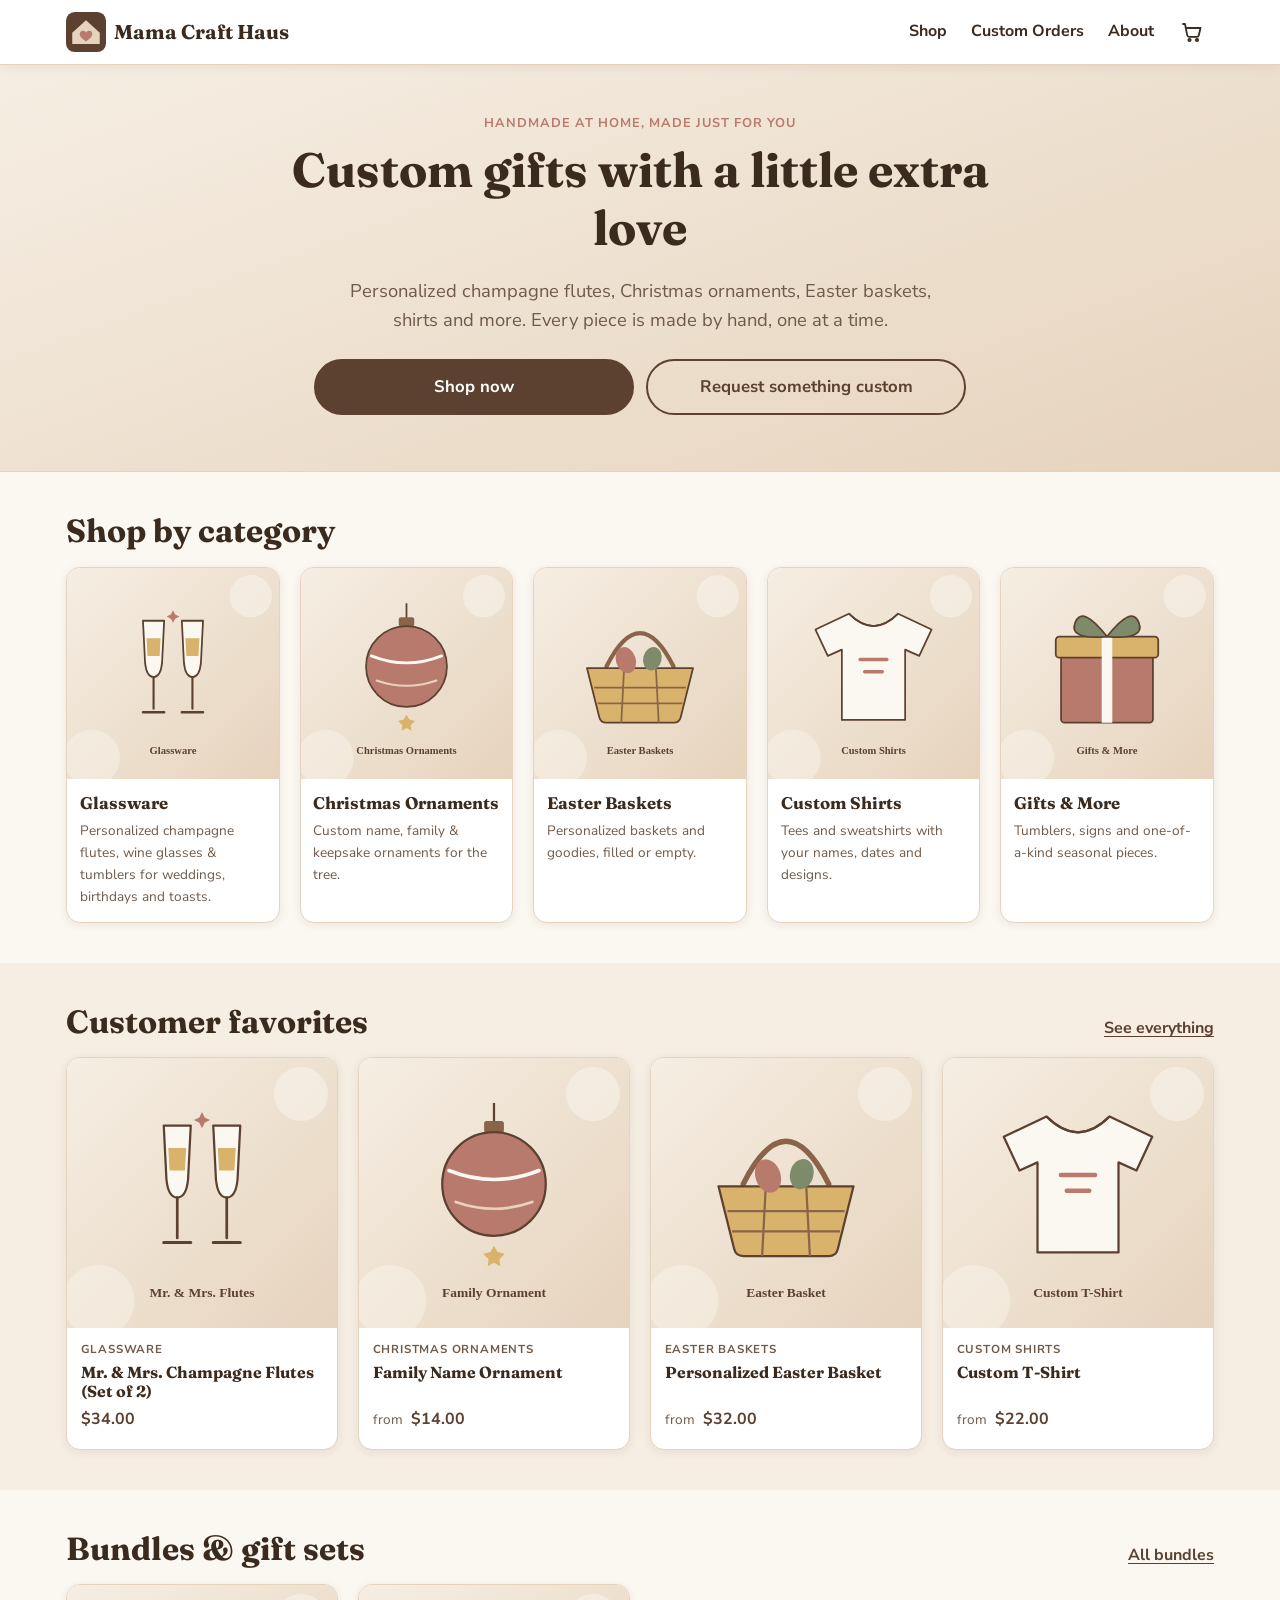
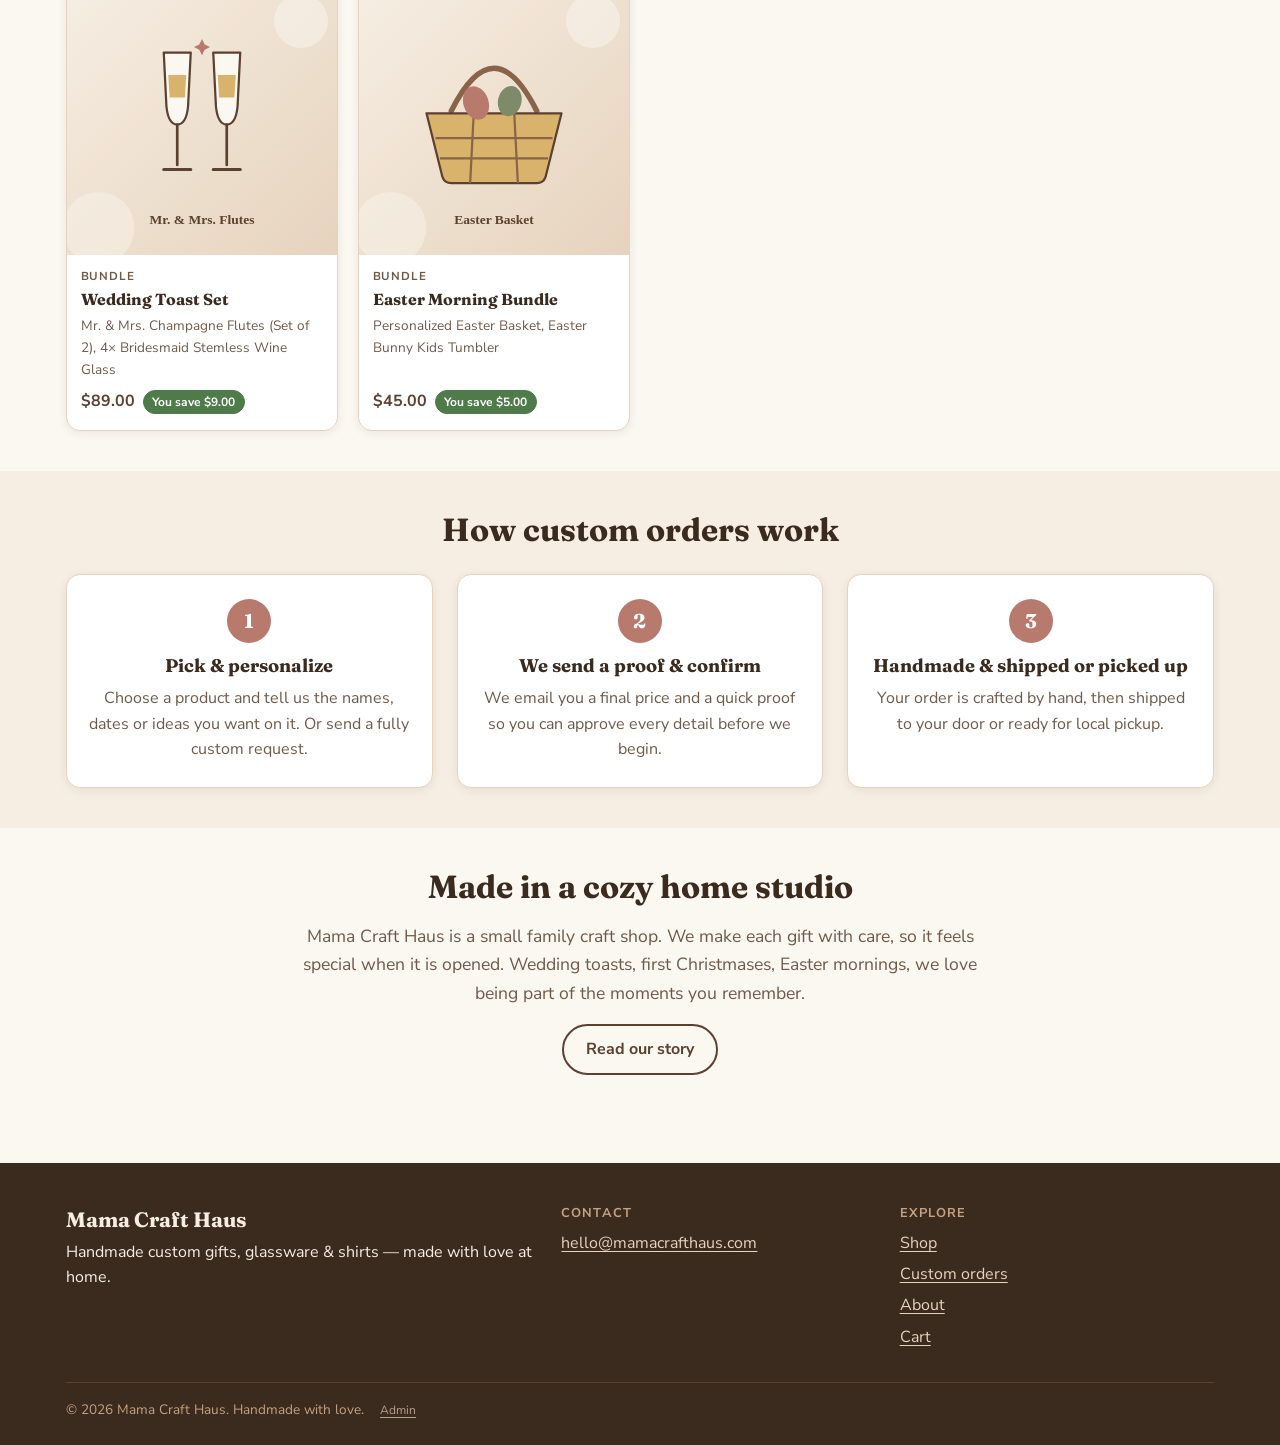
<file: index.html>
<!doctype html>
<html lang="en">
<head>
<meta charset="utf-8">
<meta name="viewport" content="width=device-width, initial-scale=1">
<title>Mama Craft Haus | Handmade custom gifts, glassware & shirts</title>
<meta name="description" content="Handmade custom champagne glasses, Christmas ornaments, Easter baskets, shirts and gifts, made with love at home.">
<meta property="og:type" content="website">
<meta property="og:site_name" content="Mama Craft Haus">
<meta property="og:title" content="Mama Craft Haus | Handmade custom gifts, glassware & shirts">
<meta property="og:description" content="Handmade custom champagne glasses, Christmas ornaments, Easter baskets, shirts and gifts, made with love at home.">
<meta property="og:image" content="images/products/cat-gifts.svg">
<meta name="theme-color" content="#5c4130">
<link rel="icon" type="image/svg+xml" href="images/favicon.svg">
<link rel="stylesheet" href="css/theme.css">
<link rel="stylesheet" href="css/site.css">
</head>
<body>
<a class="skip-link" href="#main">Skip to content</a>
<header class="site-header" id="site-header"></header>
<main id="main" tabindex="-1">

<section class="hero">
  <div class="container hero-inner">
    <p class="eyebrow">Handmade at home, made just for you</p>
    <h1>Custom gifts with a little extra love</h1>
    <p class="hero-lead">Personalized champagne flutes, Christmas ornaments, Easter baskets, shirts and more. Every piece is made by hand, one at a time.</p>
    <div class="hero-actions">
      <a class="btn btn-primary btn-lg" href="shop.html">Shop now</a>
      <a class="btn btn-secondary btn-lg" href="custom-order.html">Request something custom</a>
    </div>
  </div>
</section>

<section class="section" aria-labelledby="cat-h">
  <div class="container">
    <h2 id="cat-h" class="section-title">Shop by category</h2>
    <div id="categories" class="tile-grid" aria-busy="true"></div>
  </div>
</section>

<section class="section section-alt" aria-labelledby="feat-h">
  <div class="container">
    <div class="section-head"><h2 id="feat-h" class="section-title">Customer favorites</h2><a class="link-more" href="shop.html">See everything</a></div>
    <div id="featured" class="grid" aria-busy="true"></div>
  </div>
</section>

<section class="section" id="bundles-section" aria-labelledby="bun-h" hidden>
  <div class="container">
    <div class="section-head"><h2 id="bun-h" class="section-title">Bundles &amp; gift sets</h2><a class="link-more" href="shop.html?category=bundles">All bundles</a></div>
    <div id="bundles" class="grid"></div>
  </div>
</section>

<section class="section section-alt" aria-labelledby="how-h">
  <div class="container">
    <h2 id="how-h" class="section-title center">How custom orders work</h2>
    <ol class="steps">
      <li class="step"><span class="step-num" aria-hidden="true">1</span><h3>Pick &amp; personalize</h3><p>Choose a product and tell us the names, dates or ideas you want on it. Or send a fully custom request.</p></li>
      <li class="step"><span class="step-num" aria-hidden="true">2</span><h3>We send a proof &amp; confirm</h3><p>We email you a final price and a quick proof so you can approve every detail before we begin.</p></li>
      <li class="step"><span class="step-num" aria-hidden="true">3</span><h3>Handmade &amp; shipped or picked up</h3><p>Your order is crafted by hand, then shipped to your door or ready for local pickup.</p></li>
    </ol>
  </div>
</section>

<section class="section" aria-labelledby="about-h">
  <div class="container narrow center">
    <h2 id="about-h" class="section-title">Made in a cozy home studio</h2>
    <p class="lead">Mama Craft Haus is a small family craft shop. We make each gift with care, so it feels special when it is opened. Wedding toasts, first Christmases, Easter mornings, we love being part of the moments you remember.</p>
    <p><a class="btn btn-secondary" href="about.html">Read our story</a></p>
  </div>
</section>

</main>
<footer class="site-footer" id="site-footer"></footer>
<noscript><p class="notice">Please enable JavaScript to browse the shop.</p></noscript>
<script type="module">
import { initLayout } from "./js/layout.js";
initLayout("");
</script>
<script type="module" src="js/home.js"></script>
</body>
</html>
</file>
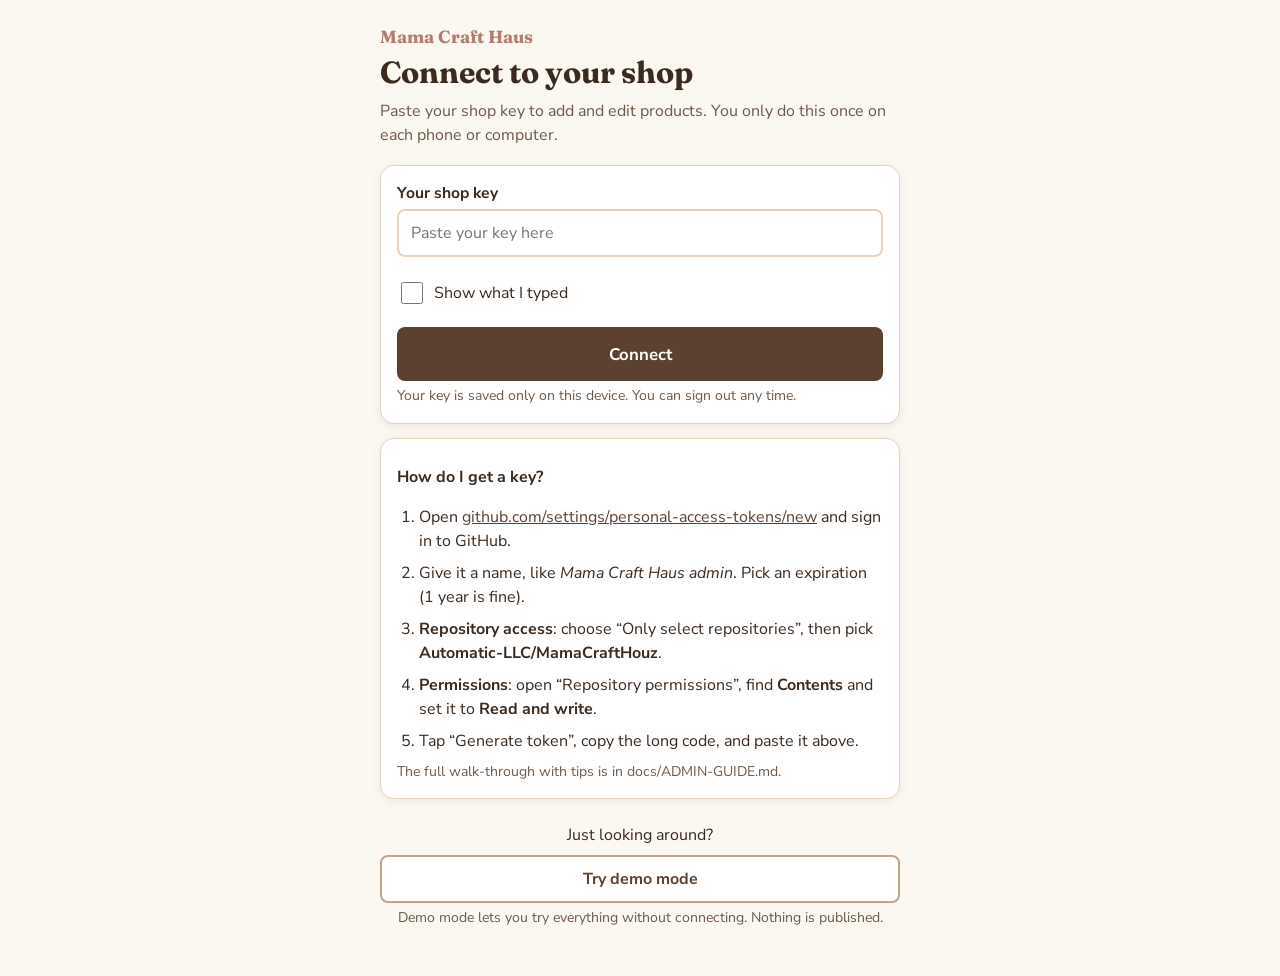
<file: admin/index.html>
<!doctype html>
<html lang="en">
<head>
  <meta charset="utf-8">
  <meta name="viewport" content="width=device-width, initial-scale=1, viewport-fit=cover">
  <meta name="robots" content="noindex, nofollow">
  <meta name="theme-color" content="">
  <meta name="apple-mobile-web-app-capable" content="yes">
  <meta name="mobile-web-app-capable" content="yes">
  <meta name="apple-mobile-web-app-title" content="Shop Admin">
  <title>Shop admin · Mama Craft Haus</title>
  <link rel="icon" href="data:,">
  <link rel="stylesheet" href="../css/theme.css">
  <link rel="stylesheet" href="admin.css">
</head>
<body>
  <div id="app"><p class="loading">Loading…</p></div>
  <noscript><p class="loading">The shop admin needs JavaScript. Please turn it on in your browser.</p></noscript>
  <script type="module" src="admin.js"></script>
</body>
</html>
</file>
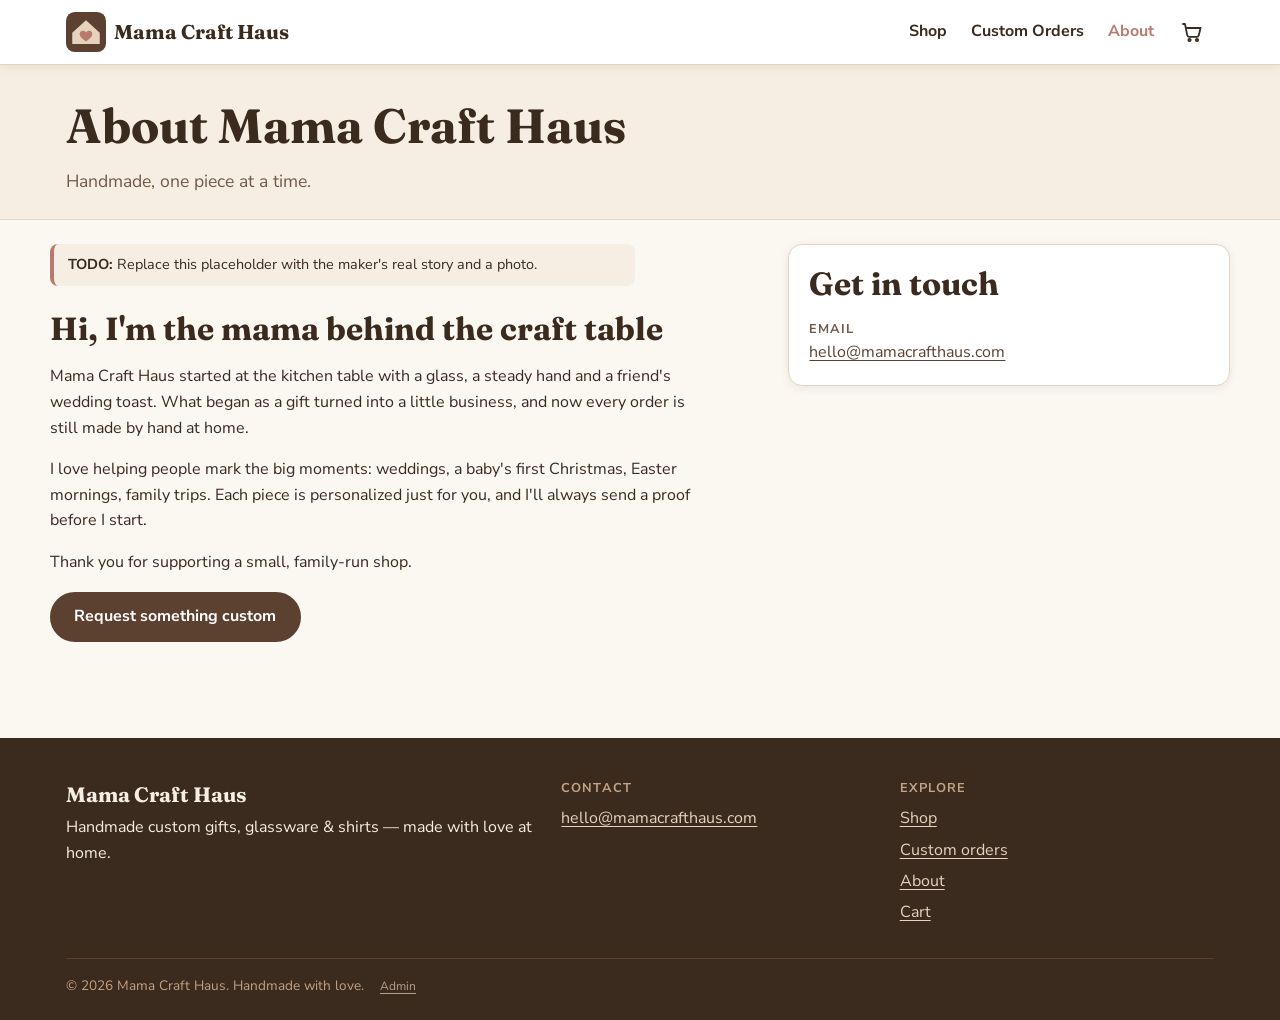
<file: about.html>
<!doctype html>
<html lang="en">
<head>
<meta charset="utf-8">
<meta name="viewport" content="width=device-width, initial-scale=1">
<title>About | Mama Craft Haus</title>
<meta name="description" content="Meet the maker behind Mama Craft Haus and get in touch about your next custom gift.">
<meta property="og:type" content="website">
<meta property="og:site_name" content="Mama Craft Haus">
<meta property="og:title" content="About | Mama Craft Haus">
<meta property="og:description" content="Meet the maker behind Mama Craft Haus and get in touch about your next custom gift.">
<meta property="og:image" content="images/products/cat-gifts.svg">
<meta name="theme-color" content="#5c4130">
<link rel="icon" type="image/svg+xml" href="images/favicon.svg">
<link rel="stylesheet" href="css/theme.css">
<link rel="stylesheet" href="css/site.css">
</head>
<body>
<a class="skip-link" href="#main">Skip to content</a>
<header class="site-header" id="site-header"></header>
<main id="main" tabindex="-1">

<section class="page-head">
  <div class="container">
    <h1>About Mama Craft Haus</h1>
    <p class="lead">Handmade, one piece at a time.</p>
  </div>
</section>
<div class="container section-tight about-grid">
  <article class="prose">
    <p class="todo-note"><strong>TODO:</strong> Replace this placeholder with the maker's real story and a photo.</p>
    <h2>Hi, I'm the mama behind the craft table</h2>
    <p>Mama Craft Haus started at the kitchen table with a glass, a steady hand and a friend's wedding toast. What began as a gift turned into a little business, and now every order is still made by hand at home.</p>
    <p>I love helping people mark the big moments: weddings, a baby's first Christmas, Easter mornings, family trips. Each piece is personalized just for you, and I'll always send a proof before I start.</p>
    <p>Thank you for supporting a small, family-run shop.</p>
    <p><a class="btn btn-primary" href="custom-order.html">Request something custom</a></p>
  </article>
  <aside class="card-form contact-card" aria-labelledby="contact-h">
    <h2 id="contact-h">Get in touch</h2>
    <ul class="contact-list" id="contact-list"></ul>
  </aside>
</div>

</main>
<footer class="site-footer" id="site-footer"></footer>
<noscript><p class="notice">Please enable JavaScript to browse the shop.</p></noscript>
<script type="module">
import { initLayout } from "./js/layout.js";
initLayout("about");
</script>
<script type="module" src="js/about.js"></script>
</body>
</html>
</file>
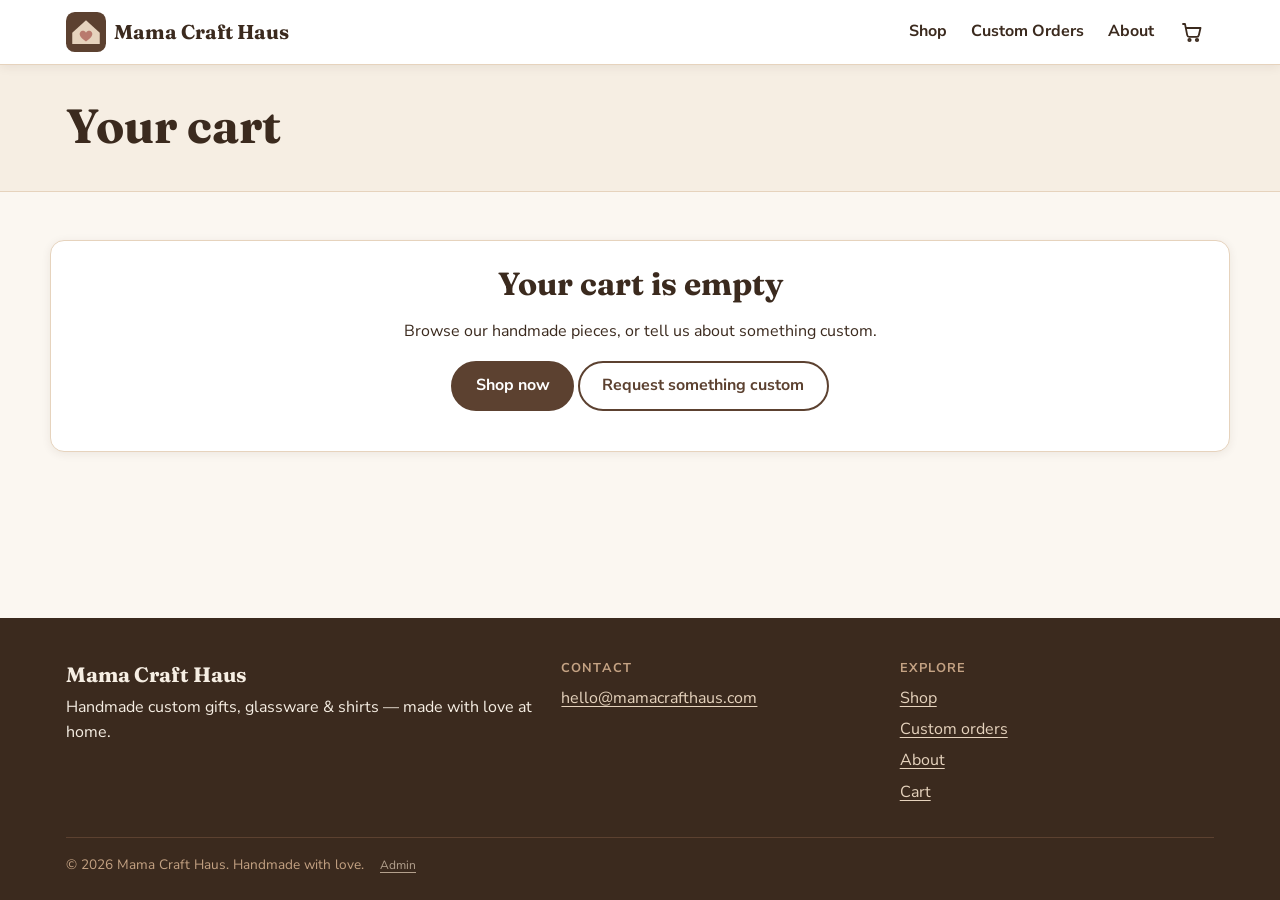
<file: cart.html>
<!doctype html>
<html lang="en">
<head>
<meta charset="utf-8">
<meta name="viewport" content="width=device-width, initial-scale=1">
<title>Your Cart | Mama Craft Haus</title>
<meta name="description" content="Review your cart and send an order request to Mama Craft Haus.">
<meta property="og:type" content="website">
<meta property="og:site_name" content="Mama Craft Haus">
<meta property="og:title" content="Your Cart | Mama Craft Haus">
<meta property="og:description" content="Review your cart and send an order request to Mama Craft Haus.">
<meta property="og:image" content="images/products/cat-gifts.svg">
<meta name="theme-color" content="#5c4130">
<link rel="icon" type="image/svg+xml" href="images/favicon.svg">
<link rel="stylesheet" href="css/theme.css">
<link rel="stylesheet" href="css/site.css">
</head>
<body>
<a class="skip-link" href="#main">Skip to content</a>
<header class="site-header" id="site-header"></header>
<main id="main" tabindex="-1">

<section class="page-head">
  <div class="container"><h1>Your cart</h1></div>
</section>
<div class="container section-tight">
  <div id="cart-root" aria-busy="true"><p class="loading">Loading&hellip;</p></div>
</div>

</main>
<footer class="site-footer" id="site-footer"></footer>
<noscript><p class="notice">Please enable JavaScript to browse the shop.</p></noscript>
<script type="module">
import { initLayout } from "./js/layout.js";
initLayout("");
</script>
<script type="module" src="js/cart-page.js"></script>
</body>
</html>
</file>
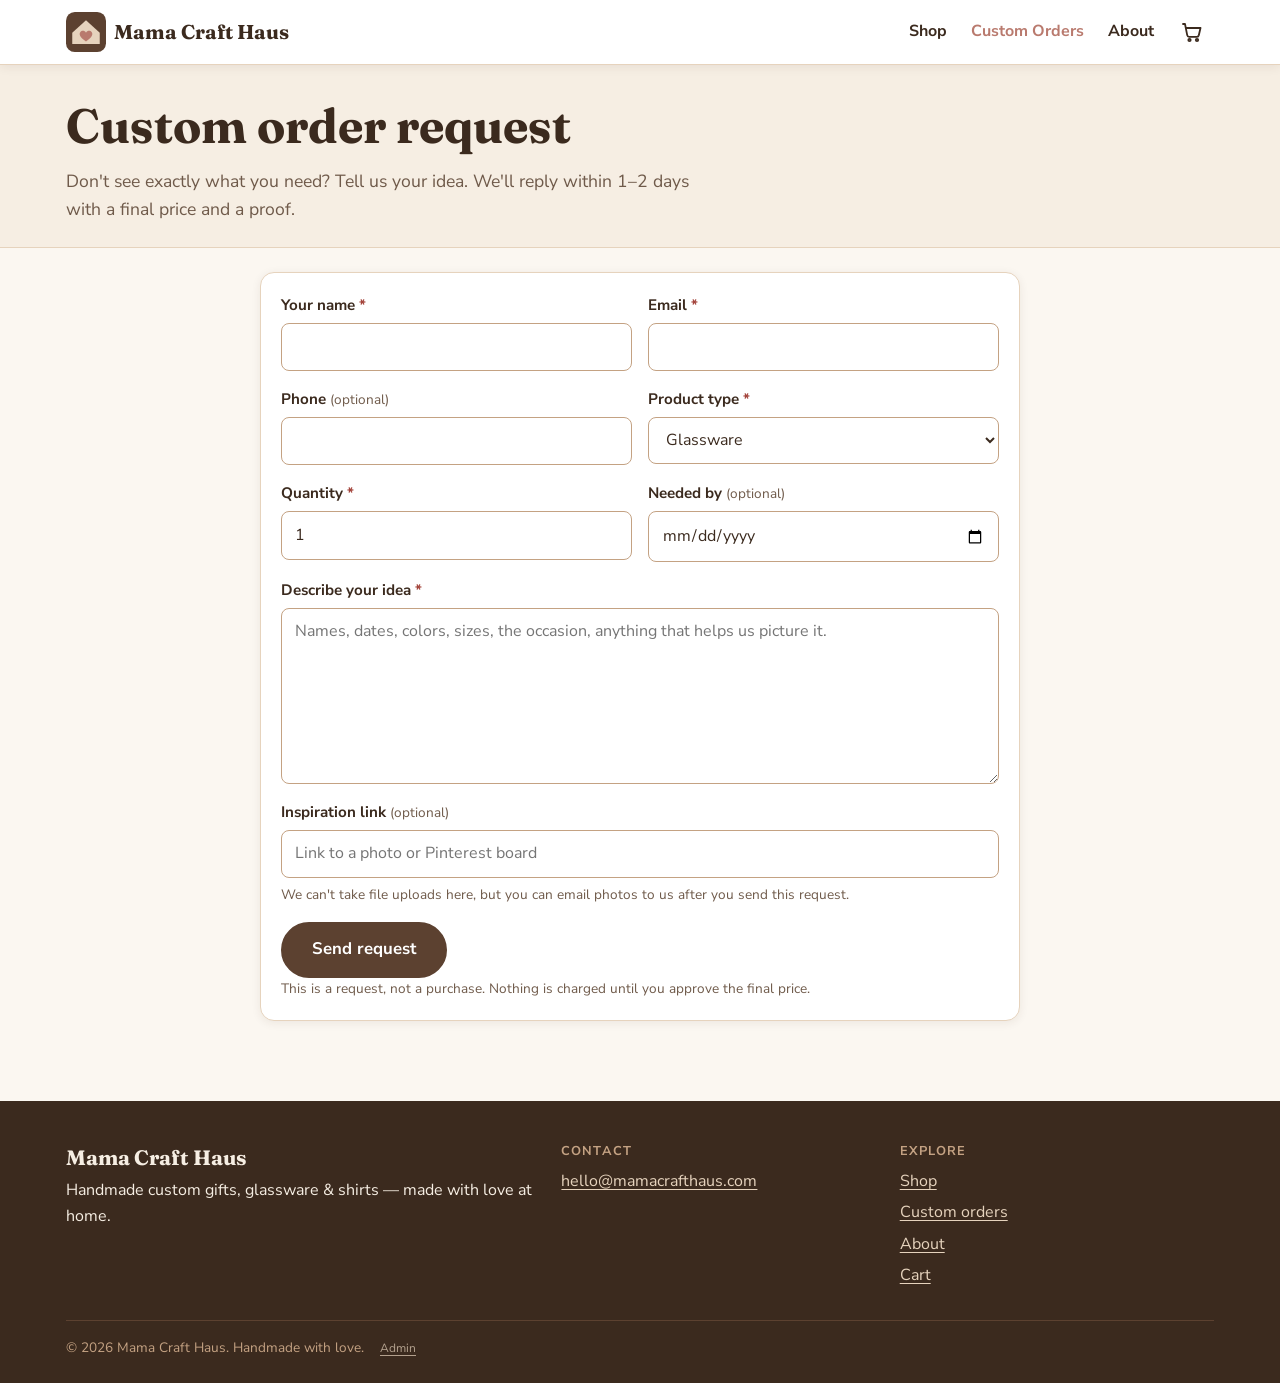
<file: custom-order.html>
<!doctype html>
<html lang="en">
<head>
<meta charset="utf-8">
<meta name="viewport" content="width=device-width, initial-scale=1">
<title>Custom Orders | Mama Craft Haus</title>
<meta name="description" content="Tell us your idea and we will make it by hand. Request custom glassware, ornaments, Easter baskets, shirts and more.">
<meta property="og:type" content="website">
<meta property="og:site_name" content="Mama Craft Haus">
<meta property="og:title" content="Custom Orders | Mama Craft Haus">
<meta property="og:description" content="Tell us your idea and we will make it by hand. Request custom glassware, ornaments, Easter baskets, shirts and more.">
<meta property="og:image" content="images/products/cat-gifts.svg">
<meta name="theme-color" content="#5c4130">
<link rel="icon" type="image/svg+xml" href="images/favicon.svg">
<link rel="stylesheet" href="css/theme.css">
<link rel="stylesheet" href="css/site.css">
</head>
<body>
<a class="skip-link" href="#main">Skip to content</a>
<header class="site-header" id="site-header"></header>
<main id="main" tabindex="-1">

<section class="page-head">
  <div class="container">
    <h1>Custom order request</h1>
    <p class="lead">Don't see exactly what you need? Tell us your idea. We'll reply within 1&ndash;2 days with a final price and a proof.</p>
  </div>
</section>
<div class="container section-tight narrow-form">
  <div id="custom-root">
    <form id="custom-form" class="form card-form" novalidate>
      <div class="field-row">
        <div class="field"><label for="c-name">Your name <span class="req" aria-hidden="true">*</span></label><input id="c-name" name="name" autocomplete="name" required></div>
        <div class="field"><label for="c-email">Email <span class="req" aria-hidden="true">*</span></label><input id="c-email" name="email" type="email" autocomplete="email" required></div>
      </div>
      <div class="field-row">
        <div class="field"><label for="c-phone">Phone <span class="optional">(optional)</span></label><input id="c-phone" name="phone" type="tel" autocomplete="tel"></div>
        <div class="field"><label for="c-type">Product type <span class="req" aria-hidden="true">*</span></label>
          <select id="c-type" name="productType" required>
            <option>Glassware</option><option>Ornament</option><option>Easter Basket</option><option>Shirt</option><option>Other</option>
          </select></div>
      </div>
      <div class="field-row">
        <div class="field"><label for="c-qty">Quantity <span class="req" aria-hidden="true">*</span></label><input id="c-qty" name="quantity" type="number" min="1" max="999" value="1" inputmode="numeric" required></div>
        <div class="field"><label for="c-date">Needed by <span class="optional">(optional)</span></label><input id="c-date" name="neededBy" type="date"></div>
      </div>
      <div class="field"><label for="c-desc">Describe your idea <span class="req" aria-hidden="true">*</span></label>
        <textarea id="c-desc" name="description" rows="6" required placeholder="Names, dates, colors, sizes, the occasion, anything that helps us picture it."></textarea></div>
      <div class="field"><label for="c-insp">Inspiration link <span class="optional">(optional)</span></label>
        <input id="c-insp" name="inspiration" placeholder="Link to a photo or Pinterest board">
        <p class="hint">We can't take file uploads here, but you can email photos to us after you send this request.</p></div>
      <p class="form-error" id="c-error" role="alert" hidden></p>
      <button class="btn btn-primary btn-lg" type="submit" id="c-submit">Send request</button>
      <p class="hint">This is a request, not a purchase. Nothing is charged until you approve the final price.</p>
    </form>
  </div>
</div>

</main>
<footer class="site-footer" id="site-footer"></footer>
<noscript><p class="notice">Please enable JavaScript to browse the shop.</p></noscript>
<script type="module">
import { initLayout } from "./js/layout.js";
initLayout("custom");
</script>
<script type="module" src="js/custom-order.js"></script>
</body>
</html>
</file>
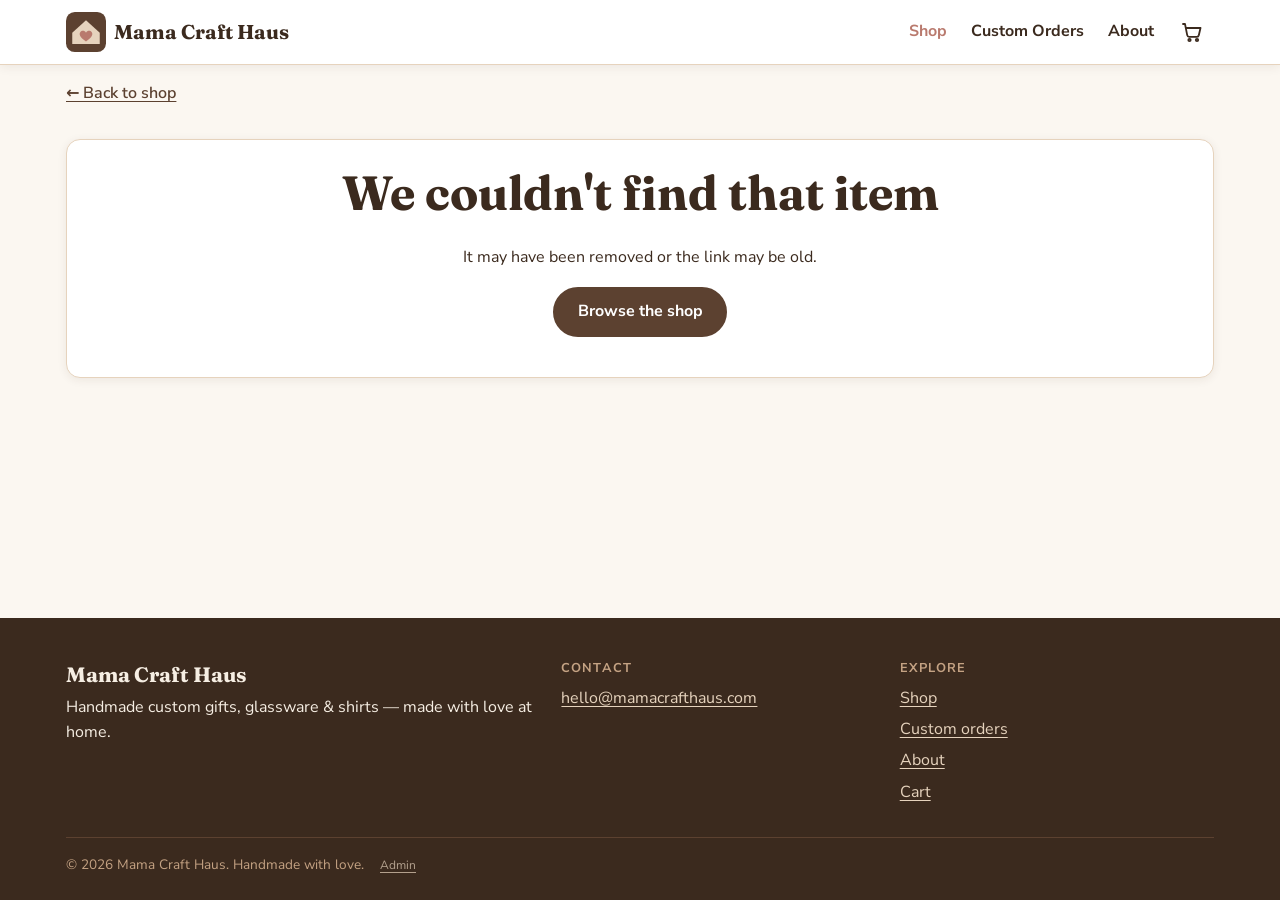
<file: product.html>
<!doctype html>
<html lang="en">
<head>
<meta charset="utf-8">
<meta name="viewport" content="width=device-width, initial-scale=1">
<title>Product | Mama Craft Haus</title>
<meta name="description" content="Personalized handmade gifts from Mama Craft Haus.">
<meta property="og:type" content="website">
<meta property="og:site_name" content="Mama Craft Haus">
<meta property="og:title" content="Product | Mama Craft Haus">
<meta property="og:description" content="Personalized handmade gifts from Mama Craft Haus.">
<meta property="og:image" content="images/products/cat-gifts.svg">
<meta name="theme-color" content="#5c4130">
<link rel="icon" type="image/svg+xml" href="images/favicon.svg">
<link rel="stylesheet" href="css/theme.css">
<link rel="stylesheet" href="css/site.css">
</head>
<body>
<a class="skip-link" href="#main">Skip to content</a>
<header class="site-header" id="site-header"></header>
<main id="main" tabindex="-1">

<div class="container">
  <nav class="breadcrumb" aria-label="Breadcrumb"><a href="shop.html">&larr; Back to shop</a></nav>
  <div id="product" aria-busy="true"><p class="loading">Loading&hellip;</p></div>
</div>
<section class="section section-alt" id="related-section" aria-labelledby="rel-h" hidden>
  <div class="container">
    <h2 id="rel-h" class="section-title">You might also like</h2>
    <div id="related" class="grid"></div>
  </div>
</section>

</main>
<footer class="site-footer" id="site-footer"></footer>
<noscript><p class="notice">Please enable JavaScript to browse the shop.</p></noscript>
<script type="module">
import { initLayout } from "./js/layout.js";
initLayout("shop");
</script>
<script type="module" src="js/product.js"></script>
</body>
</html>
</file>
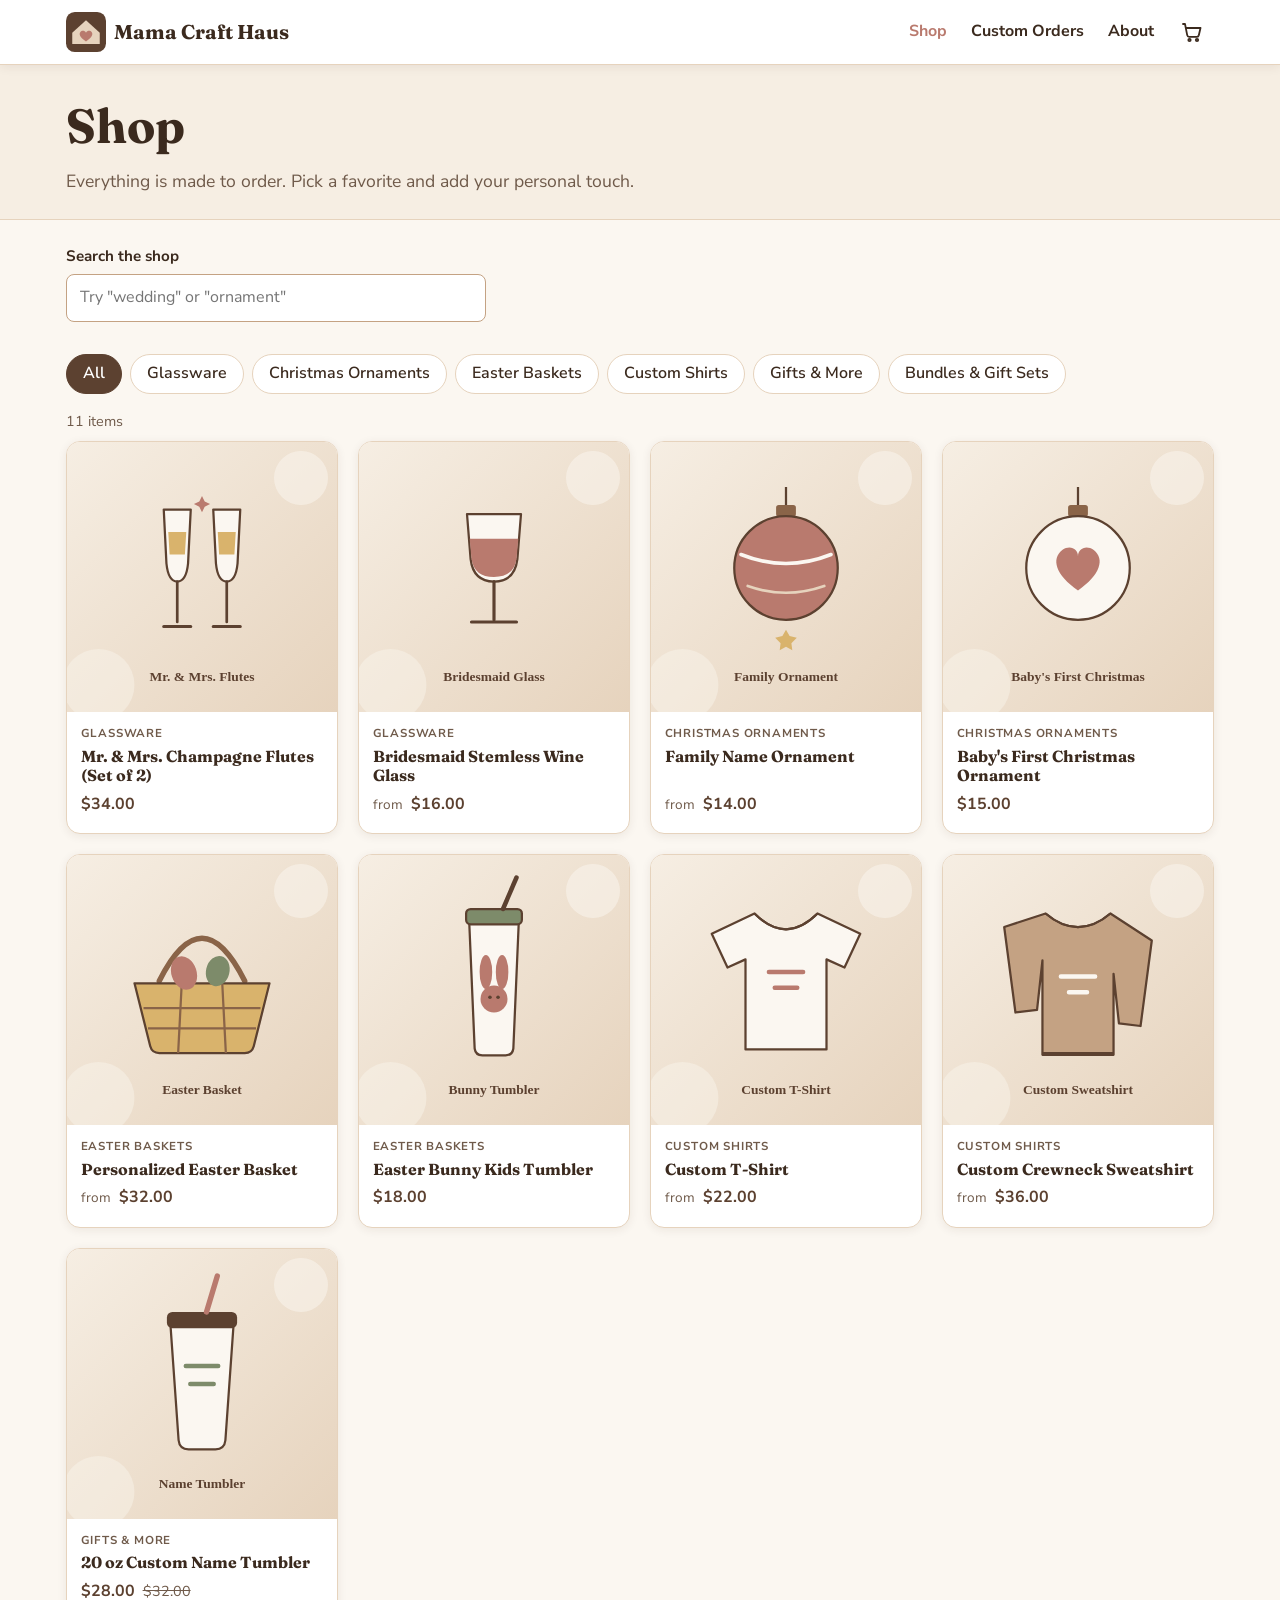
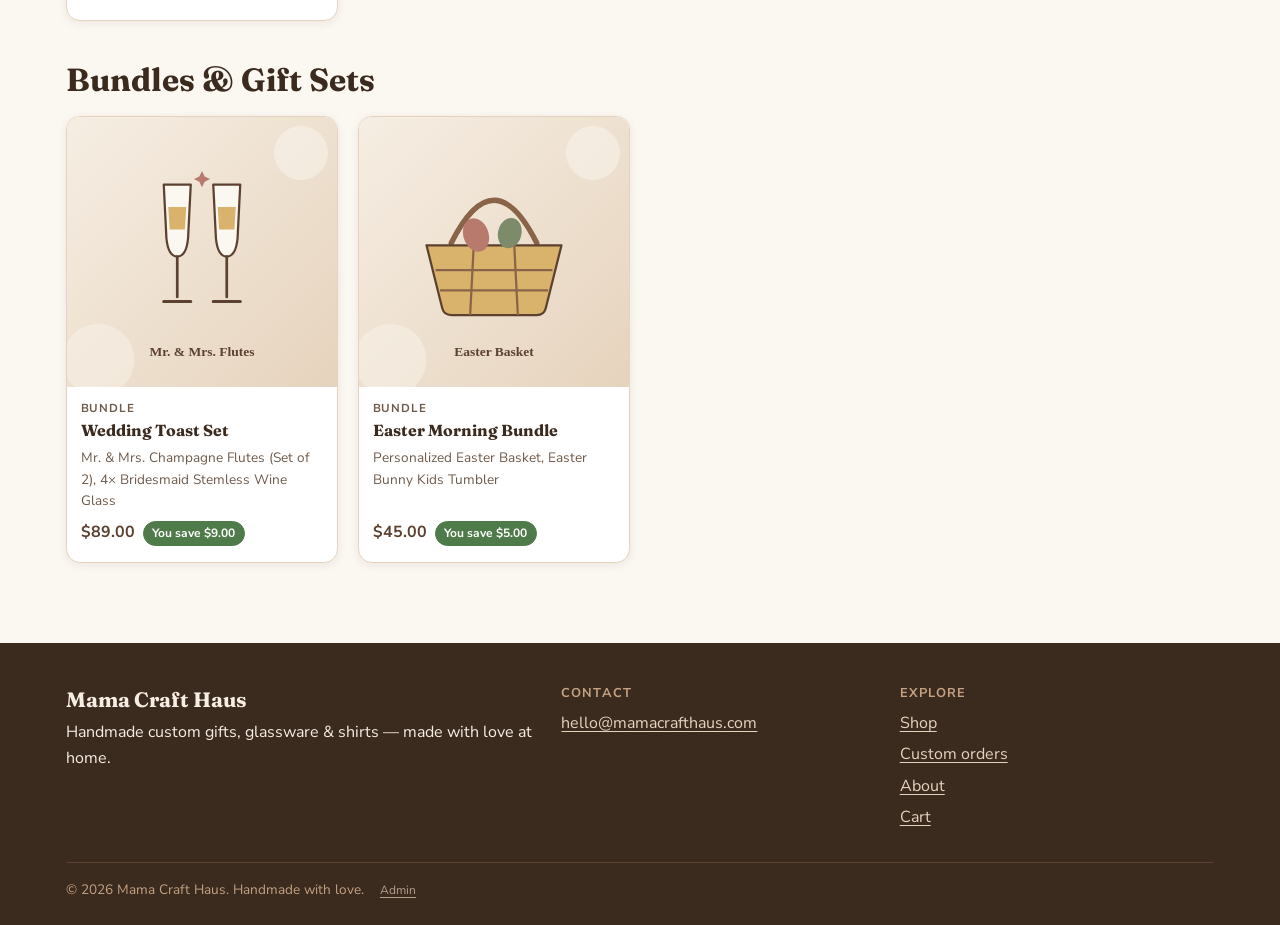
<file: shop.html>
<!doctype html>
<html lang="en">
<head>
<meta charset="utf-8">
<meta name="viewport" content="width=device-width, initial-scale=1">
<title>Shop | Mama Craft Haus</title>
<meta name="description" content="Browse personalized champagne flutes, ornaments, Easter baskets, custom shirts, tumblers and gift bundles.">
<meta property="og:type" content="website">
<meta property="og:site_name" content="Mama Craft Haus">
<meta property="og:title" content="Shop | Mama Craft Haus">
<meta property="og:description" content="Browse personalized champagne flutes, ornaments, Easter baskets, custom shirts, tumblers and gift bundles.">
<meta property="og:image" content="images/products/cat-gifts.svg">
<meta name="theme-color" content="#5c4130">
<link rel="icon" type="image/svg+xml" href="images/favicon.svg">
<link rel="stylesheet" href="css/theme.css">
<link rel="stylesheet" href="css/site.css">
</head>
<body>
<a class="skip-link" href="#main">Skip to content</a>
<header class="site-header" id="site-header"></header>
<main id="main" tabindex="-1">

<section class="page-head">
  <div class="container">
    <h1>Shop</h1>
    <p class="lead">Everything is made to order. Pick a favorite and add your personal touch.</p>
  </div>
</section>
<section class="section-tight">
  <div class="container">
    <div class="shop-controls">
      <div class="field search-field">
        <label for="search">Search the shop</label>
        <input type="search" id="search" placeholder="Try &quot;wedding&quot; or &quot;ornament&quot;" autocomplete="off">
      </div>
      <div class="chips" id="chips" role="group" aria-label="Filter by category"></div>
    </div>
    <p class="result-count" id="result-count" aria-live="polite"></p>
    <div id="products" class="grid" aria-busy="true"></div>
    <div id="bundles-block" hidden>
      <h2 class="section-title bundles-title" id="bundles-heading">Bundles &amp; Gift Sets</h2>
      <div id="bundles" class="grid"></div>
    </div>
    <div id="empty" class="notice" hidden>
      <p>Nothing matches that search. Try a different word, or <a href="custom-order.html">request something custom</a>.</p>
    </div>
  </div>
</section>

</main>
<footer class="site-footer" id="site-footer"></footer>
<noscript><p class="notice">Please enable JavaScript to browse the shop.</p></noscript>
<script type="module">
import { initLayout } from "./js/layout.js";
initLayout("shop");
</script>
<script type="module" src="js/shop.js"></script>
</body>
</html>
</file>
<file: css/theme.css>
/* ==========================================================
   Mama Craft Haus theme tokens — change the color scheme HERE.
   Every other stylesheet uses these variables only.
   ========================================================== */
@import url("https://fonts.googleapis.com/css2?family=Fraunces:opsz,wght@9..144,500;9..144,700&family=Nunito+Sans:wght@400;600;700&display=swap");

:root {
  /* Brand browns */
  --brown-900: #3b2a1e;
  --brown-700: #5c4130;
  --brown-500: #8a6448;
  --brown-300: #c4a283;
  --tan-200: #e6d3bd;
  --cream-100: #f6eee3;
  --cream-50: #fbf7f1;

  /* Accents */
  --sage: #7d8b6a;
  --rose: #b97a6e;

  /* Semantic roles */
  --bg: var(--cream-50);
  --surface: #ffffff;
  --surface-alt: var(--cream-100);
  --text: var(--brown-900);
  --text-muted: #6f5a4a;
  --border: var(--tan-200);
  --primary: var(--brown-700);
  --primary-hover: var(--brown-900);
  --on-primary: #ffffff;
  --accent: var(--rose);
  --success: #4f7a4a;
  --danger: #a3433a;
  --focus: #c98a3e;

  --font-heading: "Fraunces", Georgia, serif;
  --font-body: "Nunito Sans", system-ui, -apple-system, Segoe UI, sans-serif;

  --radius: 14px;
  --radius-sm: 8px;
  --shadow: 0 2px 10px rgba(59, 42, 30, 0.08);
  --shadow-lg: 0 10px 30px rgba(59, 42, 30, 0.14);
  --max-width: 1180px;
  --gutter: 16px;
}
</file>
<file: css/site.css>
/* Mama Craft Haus storefront styles. Colors/fonts come ONLY from css/theme.css variables. */
*, *::before, *::after { box-sizing: border-box; }
html { -webkit-text-size-adjust: 100%; scroll-behavior: smooth; }
body {
  margin: 0; background: var(--bg); color: var(--text);
  font-family: var(--font-body); font-size: 1rem; line-height: 1.6;
  min-height: 100vh; display: flex; flex-direction: column; overflow-x: hidden;
}
main { flex: 1; }
img, svg { max-width: 100%; height: auto; display: block; }
h1, h2, h3, h4 { font-family: var(--font-heading); font-weight: 700; line-height: 1.2; margin: 0 0 .5em; color: var(--text); }
h1 { font-size: clamp(1.9rem, 6vw, 3rem); }
h2 { font-size: clamp(1.4rem, 4vw, 2rem); }
h3 { font-size: 1.15rem; }
p { margin: 0 0 1em; }
a { color: var(--primary); text-underline-offset: 3px; }
a:hover { color: var(--accent); }
s { color: var(--text-muted); }

:focus-visible { outline: 3px solid var(--focus); outline-offset: 2px; border-radius: 4px; }
.sr-only { position: absolute; width: 1px; height: 1px; margin: -1px; padding: 0; overflow: hidden; clip: rect(0 0 0 0); white-space: nowrap; border: 0; }
.skip-link { position: absolute; left: var(--gutter); top: -100px; z-index: 100; background: var(--primary); color: var(--on-primary); padding: .6rem 1rem; border-radius: var(--radius-sm); }
.skip-link:focus { top: var(--gutter); }
[hidden] { display: none !important; }

.container { width: 100%; max-width: var(--max-width); margin: 0 auto; padding: 0 var(--gutter); }
.narrow { max-width: 720px; }
.center { text-align: center; }
.lead { font-size: 1.1rem; color: var(--text-muted); }
.section { padding: 2.5rem 0; }
.section-tight { padding: 1.5rem 0 3rem; }
.section-alt { background: var(--surface-alt); }
.section-title { margin-bottom: 1rem; }
.section-head { display: flex; flex-wrap: wrap; align-items: baseline; justify-content: space-between; gap: .5rem 1rem; }
.link-more { font-weight: 700; }
.eyebrow { text-transform: uppercase; letter-spacing: .08em; font-size: .8rem; font-weight: 700; color: var(--accent); margin-bottom: .5rem; }
.eyebrow a { color: inherit; }
.page-head { background: var(--surface-alt); border-bottom: 1px solid var(--border); padding: 2rem 0 1.5rem; }
.page-head h1 { margin-bottom: .25em; }
.page-head .lead { margin: 0; max-width: 60ch; }
.loading { color: var(--text-muted); padding: 2rem 0; }

/* Header */
.site-header { position: sticky; top: 0; z-index: 50; background: var(--surface); border-bottom: 1px solid var(--border); box-shadow: var(--shadow); }
.header-inner { display: flex; align-items: center; gap: .5rem; min-height: 64px; }
.logo { display: flex; align-items: center; gap: .5rem; text-decoration: none; color: var(--text); margin-right: auto; min-width: 0; }
.logo-mark { width: 40px; height: 40px; }
.logo-text { font-family: var(--font-heading); font-weight: 700; font-size: 1.25rem; white-space: nowrap; }
.main-nav { display: none; flex-direction: column; position: absolute; top: 100%; left: 0; right: 0; background: var(--surface); border-bottom: 1px solid var(--border); box-shadow: var(--shadow-lg); padding: .5rem var(--gutter) 1rem; }
.main-nav.open { display: flex; }
.main-nav a { padding: .8rem .25rem; text-decoration: none; font-weight: 700; color: var(--text); border-bottom: 1px solid var(--border); }
.main-nav a:last-child { border-bottom: 0; }
.main-nav a:hover, .main-nav a[aria-current="page"] { color: var(--accent); }
.cart-link, .menu-toggle { position: relative; display: inline-flex; align-items: center; justify-content: center; width: 44px; height: 44px; border-radius: 50%; color: var(--text); background: transparent; border: 0; cursor: pointer; }
.cart-link:hover, .menu-toggle:hover { background: var(--surface-alt); color: var(--text); }
.cart-badge { position: absolute; top: 2px; right: 0; min-width: 20px; height: 20px; padding: 0 5px; border-radius: 10px; background: var(--accent); color: var(--on-primary); font-size: .72rem; font-weight: 700; line-height: 20px; text-align: center; }
.menu-bars, .menu-bars::before, .menu-bars::after { display: block; width: 22px; height: 2px; background: var(--text); border-radius: 2px; position: relative; transition: transform .2s, opacity .2s; }
.menu-bars::before, .menu-bars::after { content: ""; position: absolute; left: 0; }
.menu-bars::before { top: -7px; }
.menu-bars::after { top: 7px; }
.menu-toggle[aria-expanded="true"] .menu-bars { background: transparent; }
.menu-toggle[aria-expanded="true"] .menu-bars::before { transform: translateY(7px) rotate(45deg); }
.menu-toggle[aria-expanded="true"] .menu-bars::after { transform: translateY(-7px) rotate(-45deg); }
@media (min-width: 760px) {
  .menu-toggle { display: none; }
  .main-nav { display: flex; position: static; flex-direction: row; gap: 1.5rem; padding: 0; border: 0; box-shadow: none; background: transparent; margin-right: .5rem; }
  .main-nav a { border: 0; padding: .5rem 0; }
}

/* Buttons */
.btn { display: inline-flex; align-items: center; justify-content: center; gap: .5rem; min-height: 44px; padding: .65rem 1.4rem; border-radius: 999px; border: 2px solid var(--primary); font: inherit; font-weight: 700; text-decoration: none; cursor: pointer; transition: background .15s, color .15s, transform .1s; }
.btn:active { transform: translateY(1px); }
.btn-primary { background: var(--primary); color: var(--on-primary); }
.btn-primary:hover { background: var(--primary-hover); border-color: var(--primary-hover); color: var(--on-primary); }
.btn-secondary { background: transparent; color: var(--primary); }
.btn-secondary:hover { background: var(--primary); color: var(--on-primary); }
.btn-lg { min-height: 52px; padding: .8rem 1.8rem; font-size: 1.05rem; }
.btn-block { width: 100%; }
.btn[disabled] { opacity: .6; cursor: not-allowed; }
.link-btn { background: none; border: 0; padding: .5rem; min-height: 44px; font: inherit; color: var(--danger); text-decoration: underline; cursor: pointer; }

/* Hero */
.hero { background: linear-gradient(160deg, var(--cream-100), var(--tan-200)); padding: 3rem 0 3.5rem; text-align: center; border-bottom: 1px solid var(--border); }
.hero-inner { max-width: 780px; }
.hero h1 { margin-bottom: .4em; }
.hero-lead { font-size: 1.15rem; color: var(--text-muted); max-width: 56ch; margin: 0 auto 1.5rem; }
.hero-actions { display: flex; flex-wrap: wrap; gap: .75rem; justify-content: center; }
.hero-actions .btn { flex: 1 1 220px; max-width: 320px; }

/* Grids and cards */
.grid { display: grid; grid-template-columns: repeat(2, minmax(0, 1fr)); gap: 12px; }
@media (min-width: 640px) { .grid { grid-template-columns: repeat(3, minmax(0, 1fr)); gap: 20px; } }
@media (min-width: 960px) { .grid { grid-template-columns: repeat(4, minmax(0, 1fr)); } }
.card { background: var(--surface); border: 1px solid var(--border); border-radius: var(--radius); box-shadow: var(--shadow); overflow: hidden; transition: box-shadow .2s, transform .2s; display: flex; flex-direction: column; }
.card:hover, .card:focus-within { box-shadow: var(--shadow-lg); transform: translateY(-2px); }
.card-media { display: block; aspect-ratio: 1; background: var(--surface-alt); }
.card-media img { width: 100%; height: 100%; object-fit: cover; }
.card-body { padding: .75rem .85rem 1rem; display: flex; flex-direction: column; flex: 1; }
.card-eyebrow { font-size: .72rem; text-transform: uppercase; letter-spacing: .07em; color: var(--text-muted); margin: 0 0 .25rem; font-weight: 700; }
.card-title { font-size: 1rem; margin: 0 0 .4rem; }
.card-title a { color: var(--text); text-decoration: none; }
.card-title a::after { content: ""; position: absolute; inset: 0; }
.product-card { position: relative; }
.card-note { font-size: .85rem; color: var(--text-muted); margin: 0 0 .5rem; }
.card-price { margin: auto 0 0; font-weight: 700; color: var(--primary); display: flex; flex-wrap: wrap; gap: .25rem .5rem; align-items: baseline; }
.price-from { font-weight: 400; color: var(--text-muted); font-size: .85rem; }
.price-was { font-weight: 400; font-size: .9em; }
.badge { display: inline-block; padding: .1rem .55rem; border-radius: 999px; font-size: .75rem; font-weight: 700; background: var(--surface-alt); color: var(--primary); border: 1px solid var(--border); }
.badge-save { background: var(--success); color: var(--on-primary); border-color: var(--success); }

.tile-grid { display: grid; grid-template-columns: repeat(2, minmax(0, 1fr)); gap: 12px; }
@media (min-width: 640px) { .tile-grid { grid-template-columns: repeat(3, minmax(0, 1fr)); gap: 20px; } }
@media (min-width: 960px) { .tile-grid { grid-template-columns: repeat(5, minmax(0, 1fr)); } }
.tile { display: flex; flex-direction: column; background: var(--surface); border: 1px solid var(--border); border-radius: var(--radius); box-shadow: var(--shadow); overflow: hidden; text-decoration: none; color: var(--text); transition: box-shadow .2s, transform .2s; }
.tile:hover { box-shadow: var(--shadow-lg); transform: translateY(-2px); color: var(--text); }
.tile img { width: 100%; aspect-ratio: 1; object-fit: cover; }
.tile-body { padding: .7rem .8rem .9rem; display: flex; flex-direction: column; gap: .2rem; }
.tile-name { font-family: var(--font-heading); font-weight: 700; font-size: 1.05rem; }
.tile-desc { display: none; font-size: .85rem; color: var(--text-muted); }
@media (min-width: 640px) { .tile-desc { display: block; } }

/* Steps */
.steps { list-style: none; margin: 1.5rem 0 0; padding: 0; display: grid; gap: 16px; }
@media (min-width: 760px) { .steps { grid-template-columns: repeat(3, 1fr); gap: 24px; } }
.step { background: var(--surface); border: 1px solid var(--border); border-radius: var(--radius); box-shadow: var(--shadow); padding: 1.5rem 1.25rem; text-align: center; }
.step p { margin: 0; color: var(--text-muted); }
.step-num { display: inline-flex; align-items: center; justify-content: center; width: 44px; height: 44px; border-radius: 50%; background: var(--accent); color: var(--on-primary); font-family: var(--font-heading); font-weight: 700; font-size: 1.25rem; margin-bottom: .75rem; }

/* Shop */
.shop-controls { display: grid; gap: 1rem; margin-bottom: 1rem; }
.search-field { max-width: 420px; }
.chips { display: flex; flex-wrap: wrap; gap: .5rem; }
.chip { min-height: 40px; padding: .4rem 1rem; border-radius: 999px; border: 1.5px solid var(--border); background: var(--surface); color: var(--text); font: inherit; font-weight: 600; cursor: pointer; }
.chip:hover { border-color: var(--brown-300); }
.chip[aria-pressed="true"] { background: var(--primary); border-color: var(--primary); color: var(--on-primary); }
.result-count { color: var(--text-muted); font-size: .9rem; min-height: 1.4em; margin-bottom: .5rem; }
.bundles-title { margin: 2.5rem 0 1rem; }

/* Forms */
.field { display: flex; flex-direction: column; gap: .35rem; margin-bottom: 1rem; min-width: 0; }
.field label, legend { font-weight: 700; font-size: .95rem; }
input, select, textarea { width: 100%; font: inherit; color: var(--text); background: var(--surface); border: 1.5px solid var(--brown-300); border-radius: var(--radius-sm); padding: .65rem .8rem; min-height: 44px; }
textarea { resize: vertical; }
input:focus-visible, select:focus-visible, textarea:focus-visible { outline: 3px solid var(--focus); outline-offset: 1px; border-color: var(--primary); }
input[type="radio"] { width: auto; min-height: 0; }
.hint { font-size: .85rem; color: var(--text-muted); margin: 0; }
.req { color: var(--danger); }
.optional { font-weight: 400; color: var(--text-muted); font-size: .85rem; }
.form-error { color: var(--danger); font-weight: 700; margin: 0 0 1rem; }
.field-row { display: grid; gap: 0 16px; }
@media (min-width: 560px) { .field-row { grid-template-columns: 1fr 1fr; } }
.card-form { background: var(--surface); border: 1px solid var(--border); border-radius: var(--radius); box-shadow: var(--shadow); padding: 1.25rem; }
.narrow-form { max-width: 760px; }
.fieldset { border: 0; padding: 0; margin: 0 0 1rem; }
.radio { display: flex; align-items: center; gap: .5rem; min-height: 40px; font-weight: 400; }
.radio input { width: 20px; height: 20px; accent-color: var(--primary); }
.hp { position: absolute; left: -9999px; width: 1px; height: 1px; opacity: 0; }

/* Notices */
.notice { background: var(--surface); border: 1px solid var(--border); border-radius: var(--radius); padding: 1.5rem; box-shadow: var(--shadow); margin: 1.5rem 0; }
.notice-error { border-color: var(--danger); }
.notice-success { border-color: var(--success); background: var(--surface); text-align: center; padding: 2rem 1.25rem; }
.notice-success h2 { color: var(--success); }
.todo-note { background: var(--surface-alt); border-left: 4px solid var(--accent); padding: .6rem .9rem; border-radius: var(--radius-sm); font-size: .9rem; }

/* Product page */
.breadcrumb { padding: 1rem 0 .5rem; font-weight: 600; }
.product-layout { display: grid; gap: 1.5rem; padding-bottom: 2.5rem; }
@media (min-width: 860px) { .product-layout { grid-template-columns: minmax(0, 1.05fr) minmax(0, 1fr); gap: 3rem; } }
.gallery-main { border-radius: var(--radius); overflow: hidden; border: 1px solid var(--border); box-shadow: var(--shadow); background: var(--surface-alt); aspect-ratio: 1; }
.gallery-main img { width: 100%; height: 100%; object-fit: cover; }
.thumbs { display: flex; gap: .5rem; margin-top: .75rem; flex-wrap: wrap; }
.thumb { width: 64px; height: 64px; padding: 0; border: 2px solid var(--border); border-radius: var(--radius-sm); overflow: hidden; background: var(--surface); cursor: pointer; }
.thumb[aria-pressed="true"] { border-color: var(--primary); }
.thumb img { width: 100%; height: 100%; object-fit: cover; }
.price-line { display: flex; flex-wrap: wrap; align-items: baseline; gap: .5rem .75rem; margin-bottom: 1rem; }
.price { font-family: var(--font-heading); font-size: 1.75rem; font-weight: 700; color: var(--primary); }
.prose p { max-width: 65ch; }
.prose h2 { margin-top: 1.5rem; }
#buy { margin-top: 1.25rem; padding-top: 1.25rem; border-top: 1px solid var(--border); }
.counter { text-align: right; }
.lead-time { color: var(--text-muted); font-weight: 600; }
.add-status { min-height: 1.5em; margin: .75rem 0 0; font-weight: 700; color: var(--success); text-align: center; }
.mini-title { font-size: 1.1rem; margin-top: 1rem; }
.included { list-style: none; padding: 0; margin: 0 0 1rem; display: grid; gap: .5rem; }
.included a { display: flex; align-items: center; gap: .75rem; text-decoration: none; color: var(--text); padding: .4rem; border: 1px solid var(--border); border-radius: var(--radius-sm); background: var(--surface); font-weight: 600; }
.included a:hover { border-color: var(--brown-300); }
.included img { width: 56px; height: 56px; border-radius: var(--radius-sm); object-fit: cover; flex: none; }

.stepper { display: inline-flex; align-items: stretch; border: 1.5px solid var(--brown-300); border-radius: 999px; overflow: hidden; background: var(--surface); align-self: flex-start; }
.stepper button { width: 44px; min-height: 44px; border: 0; background: var(--surface-alt); color: var(--text); font-size: 1.25rem; cursor: pointer; }
.stepper button:hover { background: var(--tan-200); }
.stepper input, .stepper output { width: 52px; min-height: 44px; border: 0; border-radius: 0; text-align: center; padding: .25rem; display: flex; align-items: center; justify-content: center; font-weight: 700; -moz-appearance: textfield; }
.stepper input::-webkit-outer-spin-button, .stepper input::-webkit-inner-spin-button { -webkit-appearance: none; margin: 0; }

/* Cart */
.cart-layout { display: grid; gap: 1.5rem; align-items: start; }
@media (min-width: 900px) {
  .cart-layout { grid-template-columns: minmax(0, 1.6fr) minmax(0, 1fr); gap: 2rem; }
  .cart-layout > section { grid-column: 1; grid-row: 1 / span 2; }
  .summary { grid-column: 2; grid-row: 1; }
  .checkout-form { grid-column: 2; grid-row: 2; }
}
.cart-lines { list-style: none; margin: 0; padding: 0; display: grid; gap: 12px; }
.cart-line { display: grid; grid-template-columns: 72px minmax(0, 1fr); gap: .5rem .9rem; background: var(--surface); border: 1px solid var(--border); border-radius: var(--radius); padding: .9rem; box-shadow: var(--shadow); position: relative; }
.cart-line > img, .img-missing { width: 72px; height: 72px; border-radius: var(--radius-sm); object-fit: cover; background: var(--surface-alt); }
.line-name { font-size: 1.05rem; margin: 0 0 .25rem; padding-right: 4.5rem; }
.line-name a { color: var(--text); text-decoration: none; }
.line-meta { margin: 0 0 .25rem; font-size: .9rem; color: var(--text-muted); overflow-wrap: anywhere; }
.line-actions { display: flex; flex-wrap: wrap; align-items: center; gap: .5rem 1rem; margin-top: .5rem; }
.line-total { position: absolute; top: .9rem; right: .9rem; margin: 0; font-weight: 700; color: var(--primary); }
.summary-row { display: flex; justify-content: space-between; align-items: baseline; font-size: 1.15rem; }
.summary h2, .checkout-form h2 { font-size: 1.3rem; }

/* About / contact */
.about-grid { display: grid; gap: 2rem; align-items: start; }
@media (min-width: 860px) { .about-grid { grid-template-columns: minmax(0, 1.6fr) minmax(0, 1fr); } }
.contact-list { list-style: none; padding: 0; margin: 0; display: grid; gap: .75rem; }
.contact-list span { display: block; font-size: .8rem; text-transform: uppercase; letter-spacing: .06em; color: var(--text-muted); font-weight: 700; }
.contact-list a { overflow-wrap: anywhere; }

/* Footer */
.site-footer { background: var(--brown-900); color: var(--cream-100); margin-top: 2rem; padding: 2.5rem 0 1.5rem; }
.site-footer a { color: var(--tan-200); }
.site-footer a:hover { color: var(--on-primary); }
.footer-inner { display: grid; gap: 1.5rem; }
@media (min-width: 760px) { .footer-inner { grid-template-columns: 1.5fr 1fr 1fr; } }
.footer-name { font-family: var(--font-heading); font-size: 1.3rem; font-weight: 700; margin-bottom: .25rem; }
.footer-heading { font-weight: 700; text-transform: uppercase; letter-spacing: .08em; font-size: .8rem; margin-bottom: .5rem; color: var(--brown-300); }
.footer-list { list-style: none; padding: 0; margin: 0 0 .5rem; display: grid; gap: .35rem; overflow-wrap: anywhere; }
.footer-social { display: flex; flex-wrap: wrap; gap: .5rem 1rem; }
.footer-legal { grid-column: 1 / -1; border-top: 1px solid var(--brown-700); padding-top: 1rem; margin: 0; font-size: .85rem; color: var(--brown-300); }
.admin-link { font-size: .75rem; margin-left: .75rem; opacity: .7; }

@media (prefers-reduced-motion: reduce) {
  * { transition: none !important; scroll-behavior: auto !important; }
}

.checkout-form > .hint { margin-bottom: 1rem; }
.summary > .hint { margin-bottom: 1rem; }
</file>
<file: admin/admin.css>
/* Mama Craft Haus admin. Mobile-first. Colors/fonts come ONLY from ../css/theme.css variables. */
*, *::before, *::after { box-sizing: border-box; }
html { -webkit-text-size-adjust: 100%; }
body { margin: 0; background: var(--bg); color: var(--text); font-family: var(--font-body); font-size: 16px; line-height: 1.5; }
h1, h2, h3 { font-family: var(--font-heading); line-height: 1.2; margin: 0; color: var(--text); }
h1 { font-size: 1.6rem; }
h2 { font-size: 1.15rem; }
p { margin: 0 0 .5rem; }
a { color: var(--primary); }
img { max-width: 100%; }
[hidden] { display: none !important; }
:focus-visible { outline: 3px solid var(--focus); outline-offset: 2px; border-radius: var(--radius-sm); }
.muted { color: var(--text-muted); font-size: .92rem; }
.hint { color: var(--text-muted); font-size: .88rem; margin: .25rem 0 0; }
.loading { padding: 40px var(--gutter); text-align: center; color: var(--text-muted); }
.pad { padding: 12px; }
.file-input { position: absolute; width: 1px; height: 1px; opacity: 0; overflow: hidden; clip: rect(0 0 0 0); }
.skip { position: absolute; left: -999px; top: 0; background: var(--primary); color: var(--on-primary); padding: 8px 12px; z-index: 100; }
.skip:focus { left: 8px; top: 8px; }

/* ---------- Buttons ---------- */
.btn {
  display: inline-flex; align-items: center; justify-content: center; gap: 6px; min-height: 48px; padding: 10px 18px;
  border-radius: var(--radius-sm); border: 2px solid transparent; background: var(--surface-alt); color: var(--text);
  font: inherit; font-weight: 700; text-decoration: none; cursor: pointer; text-align: center; position: relative;
  -webkit-tap-highlight-color: transparent;
}
.btn:hover { filter: brightness(.97); }
.btn[disabled], .btn:disabled, .icon-btn:disabled { opacity: .45; cursor: not-allowed; }
.btn-primary { background: var(--primary); color: var(--on-primary); }
.btn-primary:hover { background: var(--primary-hover); filter: none; }
.btn-secondary { background: var(--surface); border-color: var(--brown-300); color: var(--primary); }
.btn-ghost { background: transparent; color: var(--primary); }
.btn-danger { background: var(--danger); color: var(--on-primary); }
.btn-ghost-danger { background: transparent; color: var(--danger); border-color: var(--border); }
.btn-chip { background: var(--surface-alt); border-color: var(--border); border-radius: 999px; color: var(--primary); }
.btn-lg { min-height: 54px; font-size: 1.05rem; padding: 12px 22px; }
.btn-small { min-height: 44px; padding: 6px 14px; font-size: .95rem; }
.btn-block { display: flex; width: 100%; }
.btn-row { display: flex; flex-wrap: wrap; gap: 10px; }
.icon-btn {
  min-width: 44px; min-height: 44px; border: 2px solid var(--border); background: var(--surface); color: var(--primary);
  border-radius: var(--radius-sm); font: inherit; font-size: 1.15rem; font-weight: 700; cursor: pointer; padding: 0 8px;
}
.icon-danger { color: var(--danger); }

/* ---------- Forms ---------- */
.field { margin: 0 0 14px; }
.field > label, .label-like { display: block; font-weight: 700; margin-bottom: 4px; font-size: .98rem; }
input[type=text], input[type=search], input[type=number], input[type=password], select, textarea {
  width: 100%; min-height: 48px; padding: 10px 12px; font: inherit; font-size: 16px; color: var(--text);
  background: var(--surface); border: 2px solid var(--border); border-radius: var(--radius-sm);
}
textarea { resize: vertical; min-height: 110px; }
input:focus, select:focus, textarea:focus { border-color: var(--primary); }
[aria-invalid="true"] { border-color: var(--danger); }
.field-error { color: var(--danger); font-weight: 600; font-size: .92rem; margin: 4px 0 0; }
.field-error:empty { display: none; }
.check { display: flex; align-items: center; gap: 8px; margin-bottom: 12px; min-height: 44px; }
.check input { width: 22px; height: 22px; }
.row2 { display: grid; gap: 0 14px; grid-template-columns: 1fr; }
.row-inline { display: flex; align-items: center; gap: 8px; margin: 6px 0; }
.row-inline input { width: 80px; }

/* switch */
.switch { display: flex; align-items: center; gap: 12px; min-height: 48px; cursor: pointer; position: relative; padding: 2px 0; }
.switch input { position: absolute; opacity: 0; width: 100%; height: 100%; left: 0; top: 0; margin: 0; cursor: pointer; }
.switch-track { flex: none; width: 52px; height: 30px; border-radius: 999px; background: var(--brown-300); position: relative; transition: background .15s; }
.switch-thumb { position: absolute; left: 3px; top: 3px; width: 24px; height: 24px; border-radius: 50%; background: var(--surface); box-shadow: var(--shadow); transition: transform .15s; }
.switch input:checked + .switch-track { background: var(--success); }
.switch input:checked + .switch-track .switch-thumb { transform: translateX(22px); }
.switch input:focus-visible + .switch-track { outline: 3px solid var(--focus); outline-offset: 2px; }
.switch input:disabled + .switch-track { opacity: .5; }
.switch-label { display: flex; flex-direction: column; font-weight: 600; }
.switch-label small { font-weight: 400; color: var(--text-muted); }

/* ---------- Shell ---------- */
.shell { min-height: 100vh; display: flex; flex-direction: column; padding-bottom: 76px; }
.shell.is-editor { padding-bottom: 0; }
.topbar { background: var(--surface); border-bottom: 1px solid var(--border); z-index: 20; }
.topbar-in { display: flex; align-items: center; gap: 8px 12px; flex-wrap: wrap; padding: 8px var(--gutter); max-width: var(--max-width); margin: 0 auto; }
.brand { font-family: var(--font-heading); font-weight: 700; font-size: 1.15rem; color: var(--primary); margin-right: auto; }
.brand small { font-family: var(--font-body); font-weight: 600; font-size: .75rem; color: var(--text-muted); text-transform: uppercase; letter-spacing: .06em; }
.pill { font-size: .78rem; font-weight: 700; padding: 3px 10px; border-radius: 999px; background: var(--surface-alt); color: var(--text-muted); border: 1px solid var(--border); }
.pill-demo { background: var(--accent); color: var(--on-primary); border-color: transparent; }
.toplink { background: none; border: 0; font: inherit; font-weight: 600; color: var(--primary); text-decoration: underline; cursor: pointer; padding: 10px 4px; min-height: 44px; }
.demo-banner { background: var(--surface-alt); border-bottom: 1px solid var(--border); padding: 8px var(--gutter); display: flex; gap: 10px 14px; align-items: center; justify-content: center; flex-wrap: wrap; font-size: .92rem; text-align: center; }
.main { flex: 1; width: 100%; max-width: 980px; margin: 0 auto; padding: 16px var(--gutter) 40px; outline: none; }
.view-head { display: flex; align-items: center; justify-content: space-between; gap: 12px; flex-wrap: wrap; margin-bottom: 10px; }
.view-head h1:focus { outline: none; }
.back { font-weight: 700; text-decoration: none; min-height: 44px; display: inline-flex; align-items: center; width: 100%; }
.add-btn { width: 100%; }

/* Tabs: bottom bar on phones, top row on larger screens */
.tabs { position: fixed; left: 0; right: 0; bottom: 0; z-index: 30; display: grid; grid-template-columns: repeat(4, 1fr); background: var(--surface); border-top: 1px solid var(--border); padding-bottom: env(safe-area-inset-bottom); box-shadow: var(--shadow-lg); }
.shell.is-editor .tabs { display: none; }
.tab { display: flex; flex-direction: column; align-items: center; justify-content: center; gap: 2px; min-height: 62px; padding: 6px 2px; text-decoration: none; color: var(--text-muted); font-weight: 700; font-size: .82rem; border-top: 3px solid transparent; }
.tab.is-active { color: var(--primary); border-top-color: var(--primary); background: var(--surface-alt); }
.count { font-size: .75rem; background: var(--surface-alt); color: var(--primary); border-radius: 999px; padding: 0 8px; min-width: 22px; text-align: center; border: 1px solid var(--border); }
.tab.is-active .count { background: var(--surface); }

/* ---------- Cards & lists ---------- */
.card { background: var(--surface); border: 1px solid var(--border); border-radius: var(--radius); box-shadow: var(--shadow); }
.section { padding: 16px; margin-bottom: 14px; }
.section > h2 { margin-bottom: 10px; }
.cards { display: grid; gap: 12px; margin-top: 12px; }
.filters { display: grid; gap: 8px; grid-template-columns: 1fr 1fr; margin: 10px 0 4px; }
.filters input { grid-column: 1 / -1; }
.empty { text-align: center; padding: 28px 12px; background: var(--surface); border: 2px dashed var(--border); border-radius: var(--radius); }
.pcard { overflow: hidden; }
.pcard.is-hidden .pcard-main { opacity: .7; }
.pcard-main { display: flex; gap: 12px; padding: 12px; text-decoration: none; color: inherit; align-items: flex-start; }
.thumb { flex: none; width: 84px; height: 84px; object-fit: cover; border-radius: var(--radius-sm); background: var(--surface-alt); border: 1px solid var(--border); }
.thumb-sm { width: 52px; height: 52px; }
.thumb-empty { display: flex; align-items: center; justify-content: center; font-size: .72rem; color: var(--text-muted); text-align: center; }
.pcard-body { min-width: 0; flex: 1; }
.pcard-body h2 { font-size: 1.05rem; margin-bottom: 2px; overflow-wrap: anywhere; }
.price { font-weight: 700; margin: 0; }
.was { color: var(--text-muted); font-weight: 400; margin-left: 8px; }
.badges { display: flex; flex-wrap: wrap; gap: 6px; margin-top: 6px; }
.badge { font-size: .76rem; font-weight: 700; padding: 2px 10px; border-radius: 999px; background: var(--surface-alt); color: var(--text-muted); border: 1px solid var(--border); }
.badge-ok { background: var(--success); color: var(--on-primary); border-color: transparent; }
.badge-hidden { background: var(--text-muted); color: var(--on-primary); border-color: transparent; }
.badge-feat { background: var(--accent); color: var(--on-primary); border-color: transparent; }
.pcard-controls { border-top: 1px solid var(--border); padding: 4px 12px 12px; display: grid; grid-template-columns: 1fr 1fr; gap: 0 12px; background: var(--surface-alt); }
.card-buttons { grid-column: 1 / -1; display: flex; gap: 8px; flex-wrap: wrap; margin-top: 4px; }
.card-buttons .btn { flex: 1 1 0; }

/* ---------- Editors ---------- */
.editor-grid { display: block; }
.editor-main.single { max-width: 720px; }
.error-summary { background: var(--surface); border: 2px solid var(--danger); border-radius: var(--radius); padding: 12px 16px; margin-bottom: 14px; color: var(--danger); }
.error-summary ul { margin: 6px 0 0; padding-left: 20px; }
.savebar { position: sticky; bottom: 0; z-index: 25; background: var(--surface); border-top: 1px solid var(--border); box-shadow: var(--shadow-lg); padding: 10px var(--gutter) calc(10px + env(safe-area-inset-bottom)); margin: 16px calc(var(--gutter) * -1) -40px; }
.savebar-row { display: flex; gap: 10px; max-width: 980px; margin: 0 auto; }
.savebar-row .btn-primary { flex: 1; }
.save-progress { margin: 0; font-size: .9rem; color: var(--text-muted); text-align: center; }
.save-progress:empty { display: none; }
.savebar.in-tabs { bottom: 62px; margin-bottom: 0; }
.shell:not(.is-editor) .savebar.in-tabs { bottom: calc(62px + env(safe-area-inset-bottom)); }

/* photos */
.photo-grid { list-style: none; margin: 12px 0 0; padding: 0; display: grid; grid-template-columns: 1fr 1fr; gap: 10px; }
.photo { background: var(--surface-alt); border: 2px solid var(--border); border-radius: var(--radius-sm); overflow: hidden; }
.photo.is-main { border-color: var(--primary); }
.photo-img { position: relative; aspect-ratio: 1; background: var(--surface-alt); display: flex; align-items: center; justify-content: center; }
.photo-img img { width: 100%; height: 100%; object-fit: cover; display: block; }
.photo-wait { color: var(--text-muted); font-size: .9rem; }
.photo-tag, .photo-new { position: absolute; left: 6px; top: 6px; background: var(--primary); color: var(--on-primary); font-size: .72rem; font-weight: 700; padding: 2px 8px; border-radius: 999px; }
.photo-new { top: auto; bottom: 6px; background: var(--accent); }
.photo-up { background: var(--sage); }
.photo-err { background: var(--danger); }
.photo-actions { display: flex; flex-wrap: wrap; gap: 6px; padding: 6px; }
.photo-actions .btn-small { flex: 1 1 auto; }
.photo-empty { grid-column: 1 / -1; color: var(--text-muted); text-align: center; padding: 14px 8px; list-style: none; border: 2px dashed var(--border); border-radius: var(--radius-sm); }
.add-photos { cursor: pointer; }
.add-photos:focus-within { outline: 3px solid var(--focus); outline-offset: 2px; }
label.btn:focus-within { outline: 3px solid var(--focus); outline-offset: 2px; }

/* options */
.option-card { border: 2px solid var(--border); border-radius: var(--radius-sm); padding: 10px; margin-bottom: 12px; background: var(--surface-alt); }
.option-head { display: flex; gap: 6px; align-items: center; margin-bottom: 8px; }
.option-head .opt-name { font-weight: 700; flex: 1; min-width: 0; }
.value-list { list-style: none; margin: 0 0 8px; padding: 0; }
.value-head { display: none; }
.value-row { display: grid; grid-template-columns: 1fr auto auto auto; gap: 6px; margin-bottom: 8px; align-items: center; }
.value-row .val-label { grid-column: 1 / -1; }
.plus-wrap { display: flex; align-items: center; gap: 4px; font-weight: 700; }
.val-price { width: 100px; }
.option-actions { display: grid; gap: 10px; margin-top: 4px; }
.presets { display: flex; flex-wrap: wrap; gap: 8px; align-items: center; }

/* personalization */
.pers-fields { margin-top: 12px; }

/* preview */
.preview-card { border: 1px solid var(--border); border-radius: var(--radius); overflow: hidden; background: var(--bg); }
.pv-img { position: relative; aspect-ratio: 1; background: var(--surface-alt); display: flex; align-items: center; justify-content: center; }
.pv-img img { width: 100%; height: 100%; object-fit: cover; }
.pv-noimg { color: var(--text-muted); }
.pv-flag { position: absolute; left: 8px; top: 8px; background: var(--accent); color: var(--on-primary); font-size: .75rem; font-weight: 700; padding: 2px 10px; border-radius: 999px; }
.pv-hidden { top: auto; bottom: 8px; background: var(--text-muted); }
.pv-body { padding: 12px 14px 14px; }
.pv-body h3 { font-size: 1.1rem; margin: 2px 0 4px; overflow-wrap: anywhere; }
.pv-desc { color: var(--text-muted); font-size: .92rem; display: -webkit-box; -webkit-line-clamp: 3; -webkit-box-orient: vertical; overflow: hidden; white-space: pre-line; }

/* bundles */
.sub { font-size: 1rem; margin: 14px 0 6px; }
.bundle-items, .picker-results, .cat-list { list-style: none; margin: 0; padding: 0; }
.bitem, .pick { display: flex; flex-wrap: wrap; align-items: center; gap: 10px; padding: 8px 0; border-bottom: 1px solid var(--border); }
.pick-name { flex: 1 1 140px; min-width: 0; display: flex; flex-direction: column; font-weight: 600; overflow-wrap: break-word; }
.pick-name small { color: var(--text-muted); font-weight: 400; }
.picker-results { max-height: 300px; overflow: auto; border: 1px solid var(--border); border-radius: var(--radius-sm); margin-top: 8px; padding: 0 10px; background: var(--surface); }
.picker-results .pick:last-child { border-bottom: 0; }
.stepper { display: flex; align-items: center; gap: 4px; }
.stepper input { width: 56px; text-align: center; padding: 6px 4px; }
.money-box { background: var(--surface-alt); border-radius: var(--radius-sm); padding: 12px; margin-bottom: 14px; }
.money-box p { display: flex; align-items: center; flex-wrap: wrap; gap: 8px; }
.savings { font-weight: 700; margin-top: 4px; }
.savings.good { color: var(--success); }
.savings.warn { color: var(--danger); }

/* categories */
.cat-top { display: flex; justify-content: space-between; align-items: center; margin-bottom: 8px; }
.cat-order { display: flex; gap: 6px; }
.cat-foot { display: flex; align-items: center; justify-content: space-between; gap: 12px; flex-wrap: wrap; }
.cat-foot p { margin: 0; flex: 1 1 200px; }
.cat-card .photo-grid { grid-template-columns: minmax(0, 200px); }

/* ---------- Sign-in ---------- */
.signin { min-height: 100vh; padding: 24px var(--gutter) 48px; display: flex; justify-content: center; }
.signin-inner { width: 100%; max-width: 520px; }
.brand-mark { font-family: var(--font-heading); color: var(--accent); font-weight: 700; font-size: 1.1rem; margin-bottom: 4px; }
.lead { color: var(--text-muted); margin: 8px 0 18px; }
.signin-card { margin-top: 8px; }
.steps summary { font-weight: 700; cursor: pointer; min-height: 44px; display: flex; align-items: center; }
.steps ol { padding-left: 22px; margin: 6px 0 8px; }
.steps li { margin-bottom: 8px; }
.demo-box { text-align: center; margin-top: 24px; }

/* ---------- Toasts & dialog ---------- */
#toasts { position: fixed; left: 0; right: 0; bottom: 84px; z-index: 200; display: flex; flex-direction: column; align-items: center; gap: 8px; padding: 0 12px; pointer-events: none; }
.toast { pointer-events: auto; display: flex; align-items: flex-start; gap: 8px; max-width: 560px; width: 100%; background: var(--brown-900); color: var(--on-primary); border-radius: var(--radius-sm); padding: 12px 8px 12px 16px; box-shadow: var(--shadow-lg); font-weight: 600; }
.toast-ok { background: var(--success); }
.toast-error { background: var(--danger); }
.toast-info { background: var(--primary); }
.toast-msg { flex: 1; }
.toast-x { background: none; border: 0; color: inherit; font-size: 1.4rem; line-height: 1; min-width: 36px; min-height: 36px; cursor: pointer; }
.dialog { border: 0; border-radius: var(--radius); padding: 0; width: min(92vw, 440px); background: var(--surface); color: var(--text); box-shadow: var(--shadow-lg); }
.dialog::backdrop { background: color-mix(in srgb, var(--brown-900) 55%, transparent); }
.dialog h2 { padding: 18px 20px 0; }
.dialog-body { padding: 8px 20px 4px; }
.dialog-body ul { padding-left: 20px; }
.dialog-actions { display: flex; flex-wrap: wrap; gap: 10px; justify-content: flex-end; padding: 12px 20px 18px; }
.dialog-actions .btn { flex: 1 1 140px; }

/* ---------- Larger screens ---------- */
@media (min-width: 720px) {
  h1 { font-size: 1.9rem; }
  .topbar { position: sticky; top: 0; }
  .shell, .shell.is-editor { padding-bottom: 0; }
  .topbar-in { padding-left: var(--gutter); }
  .tabs { position: static; display: flex; max-width: var(--max-width); margin: 0 auto; padding: 0 var(--gutter); background: none; border-top: 0; box-shadow: none; gap: 4px; }
  .shell.is-editor .tabs { display: flex; visibility: hidden; height: 0; overflow: hidden; }
  .tab { flex-direction: row; gap: 8px; min-height: 48px; padding: 0 18px; border-top: 0; border-bottom: 3px solid transparent; font-size: .98rem; }
  .tab.is-active { border-bottom-color: var(--primary); background: none; }
  .add-btn { width: auto; }
  .back { width: auto; }
  .filters { grid-template-columns: 2fr 1fr 1fr; }
  .filters input { grid-column: auto; }
  .cards { grid-template-columns: 1fr 1fr; }
  .cat-list { grid-template-columns: 1fr; }
  .pcard-controls { grid-template-columns: auto auto 1fr; align-items: center; }
  .card-buttons { grid-column: auto; justify-content: flex-end; margin-top: 0; }
  .card-buttons .btn { flex: 0 0 auto; }
  .row2 { grid-template-columns: 1fr 1fr; }
  .photo-grid { grid-template-columns: repeat(3, 1fr); }
  .editor-grid { display: grid; grid-template-columns: minmax(0, 1fr) 300px; gap: 20px; align-items: start; }
  .preview-sec { position: sticky; top: 130px; }
  .editor-grid .preview-sec { order: 2; }
  .value-head { display: grid; grid-template-columns: 1fr 140px 0; font-size: .85rem; margin-bottom: 4px; padding-right: 150px; }
  .value-row { grid-template-columns: 1fr 150px auto auto auto; }
  .value-row .val-label { grid-column: auto; }
  .savebar { margin-left: 0; margin-right: 0; border: 1px solid var(--border); border-radius: var(--radius); bottom: 12px; }
  .savebar.in-tabs, .shell:not(.is-editor) .savebar.in-tabs { bottom: 12px; }
  #toasts { bottom: 24px; }
}
@media (min-width: 1000px) {
  .cards { grid-template-columns: 1fr 1fr; }
}
@media (prefers-reduced-motion: reduce) { * { transition: none !important; scroll-behavior: auto !important; } }
.editor > .view-head { justify-content: flex-start; gap: 4px 16px; }
</file>
